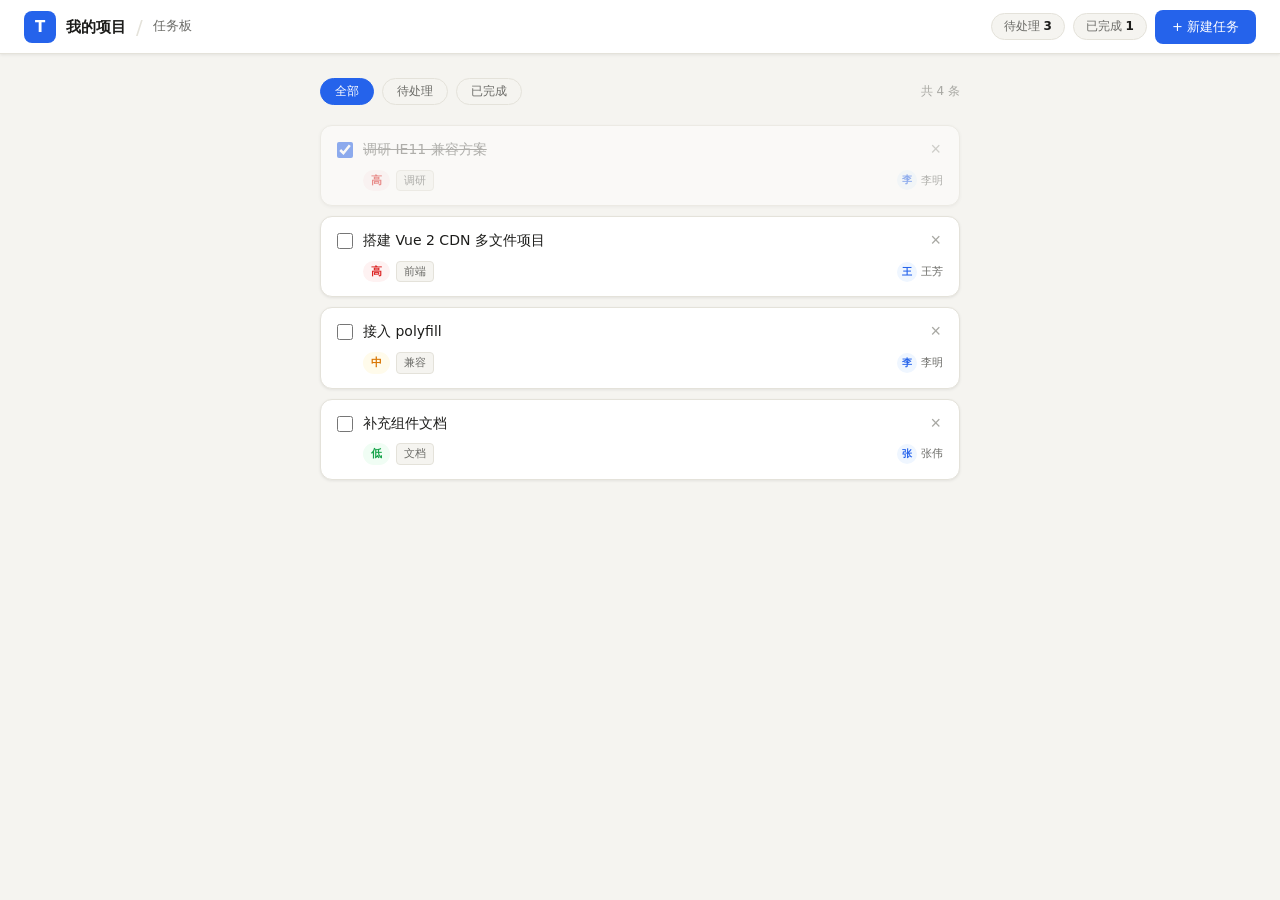
<file: index.html>
<!DOCTYPE html>
<html lang="zh-CN">
<head>
  <meta charset="UTF-8">
  <meta http-equiv="X-UA-Compatible" content="IE=edge">
  <meta name="viewport" content="width=device-width, initial-scale=1.0">
  <title>任务板</title>

  <script src="lib/core-js-minified.js"></script>
  <script src="lib/fetch.umd.min.js"></script>
  <script src="lib/vue2.7.16.min.js"></script>

  <link rel="stylesheet" href="styles/base.css">

  <style>
    .page { max-width: 680px; margin: 0 auto; padding: 24px 20px 64px; }
    .task-list {
      display: -ms-flexbox; display: flex;
      -ms-flex-direction: column; flex-direction: column;
      gap: 10px; margin-top: 20px;
    }
    .toolbar {
      display: -ms-flexbox; display: flex;
      -ms-flex-align: center; align-items: center;
      gap: 8px; margin-bottom: 4px;
    }
    .filter-btn {
      background: transparent; border: 1px solid var(--border);
      border-radius: 20px; padding: 4px 14px; font-size: 12px;
      font-weight: 500; cursor: pointer; color: var(--muted);
      font-family: var(--font);
      -webkit-transition: all .15s; transition: all .15s;
    }
    .filter-btn.active { background: var(--primary); color: #fff; border-color: var(--primary); }
    .count { font-size: 12px; color: var(--hint); margin-left: auto; }
    .empty { text-align: center; padding: 48px 16px; color: var(--hint); font-size: 13px; }
  </style>
</head>
<body>

<!--
  index.html 里没有任何组件模板和组件 script 标签。
  模板在各组件的 template.html 里，由 text 插件自动加载。
  新增组件只需修改 components/index.js，这里永远不用动。
-->

<div id="app">
  <app-header
    v-bind:title="'我的项目'"
    v-bind:pending-count="pendingCount"
    v-bind:done-count="doneCount"
    v-on:add="showModal = true"
  ></app-header>

  <div class="page">
    <div class="toolbar">
      <button class="filter-btn" v-bind:class="{ active: filter === 'all' }"  v-on:click="filter = 'all'">全部</button>
      <button class="filter-btn" v-bind:class="{ active: filter === 'todo' }" v-on:click="filter = 'todo'">待处理</button>
      <button class="filter-btn" v-bind:class="{ active: filter === 'done' }" v-on:click="filter = 'done'">已完成</button>
      <span class="count">共 {{ filteredTasks.length }} 条</span>
    </div>
    <div class="task-list" v-if="filteredTasks.length > 0">
      <task-card
        v-for="task in filteredTasks"
        v-bind:key="task.id"
        v-bind:task="task"
        v-on:toggle="toggleTask"
        v-on:remove="removeTask"
      ></task-card>
    </div>
    <div class="empty" v-else>暂无任务，点击右上角「新建任务」开始</div>
  </div>

  <add-modal
    v-if="showModal"
    v-on:submit="addTask"
    v-on:close="showModal = false"
  ></add-modal>
</div>

<script src="lib/require.js" data-main="main"></script>

</body>
</html>
</file>
<file: styles/base.css>
/* base.css — 全局变量 + 通用样式 */

*, *::before, *::after {
  -webkit-box-sizing: border-box;
          box-sizing: border-box;
  margin: 0; padding: 0;
}

:root {
  --bg:        #f5f4f0;
  --surface:   #ffffff;
  --border:    #e4e2da;
  --text:      #1c1c1a;
  --muted:     #6b6b67;
  --hint:      #a8a8a3;
  --primary:   #2563eb;
  --primary-d: #1d4ed8;
  --primary-l: #eff6ff;
  --success:   #16a34a;
  --success-l: #f0fdf4;
  --warn:      #d97706;
  --warn-l:    #fffbeb;
  --danger:    #dc2626;
  --danger-l:  #fef2f2;
  --r-sm: 4px;
  --r-md: 8px;
  --r-lg: 12px;
  --shadow-sm: 0 1px 3px rgba(0,0,0,.08);
  --shadow-md: 0 4px 16px rgba(0,0,0,.10);
  --font: 'Segoe UI', system-ui, -apple-system, sans-serif;
}

html, body {
  font-family: var(--font);
  background: var(--bg);
  color: var(--text);
  font-size: 14px;
  line-height: 1.6;
}

/* --- 按钮 --- */
.btn {
  display: inline-block;
  padding: 7px 16px;
  border-radius: var(--r-md);
  border: 1px solid transparent;
  cursor: pointer;
  font-size: 13px;
  font-weight: 500;
  font-family: var(--font);
  -webkit-transition: background .15s;
          transition: background .15s;
}
.btn-primary { background: var(--primary); color: #fff; }
.btn-primary:hover { background: var(--primary-d); }
.btn-ghost   { background: transparent; color: var(--muted); border-color: var(--border); }
.btn-ghost:hover { background: var(--bg); }

/* --- 输入框 --- */
.input {
  width: 100%;
  padding: 8px 12px;
  border: 1px solid var(--border);
  border-radius: var(--r-md);
  font-size: 14px;
  font-family: var(--font);
  background: var(--surface);
  color: var(--text);
  outline: none;
  -webkit-appearance: none;
          appearance: none;
}
.input:focus { border-color: var(--primary); }

/* --- Flex 工具（含 IE11 -ms- 前缀）--- */
.flex { display: -ms-flexbox; display: flex; }
.flex-col  { -ms-flex-direction: column; flex-direction: column; }
.items-center { -ms-flex-align: center; align-items: center; }
.flex-1 { -ms-flex: 1; flex: 1; min-width: 0; }
.ml-auto { margin-left: auto; }

/* --- 遮罩 --- */
.overlay {
  position: fixed;
  top: 0; left: 0; right: 0; bottom: 0;
  background: rgba(0,0,0,.45);
  z-index: 200;
  display: -ms-flexbox;
  display: flex;
  -ms-flex-align: center;
      align-items: center;
  -ms-flex-pack: center;
      justify-content: center;
  padding: 16px;
}
</file>
